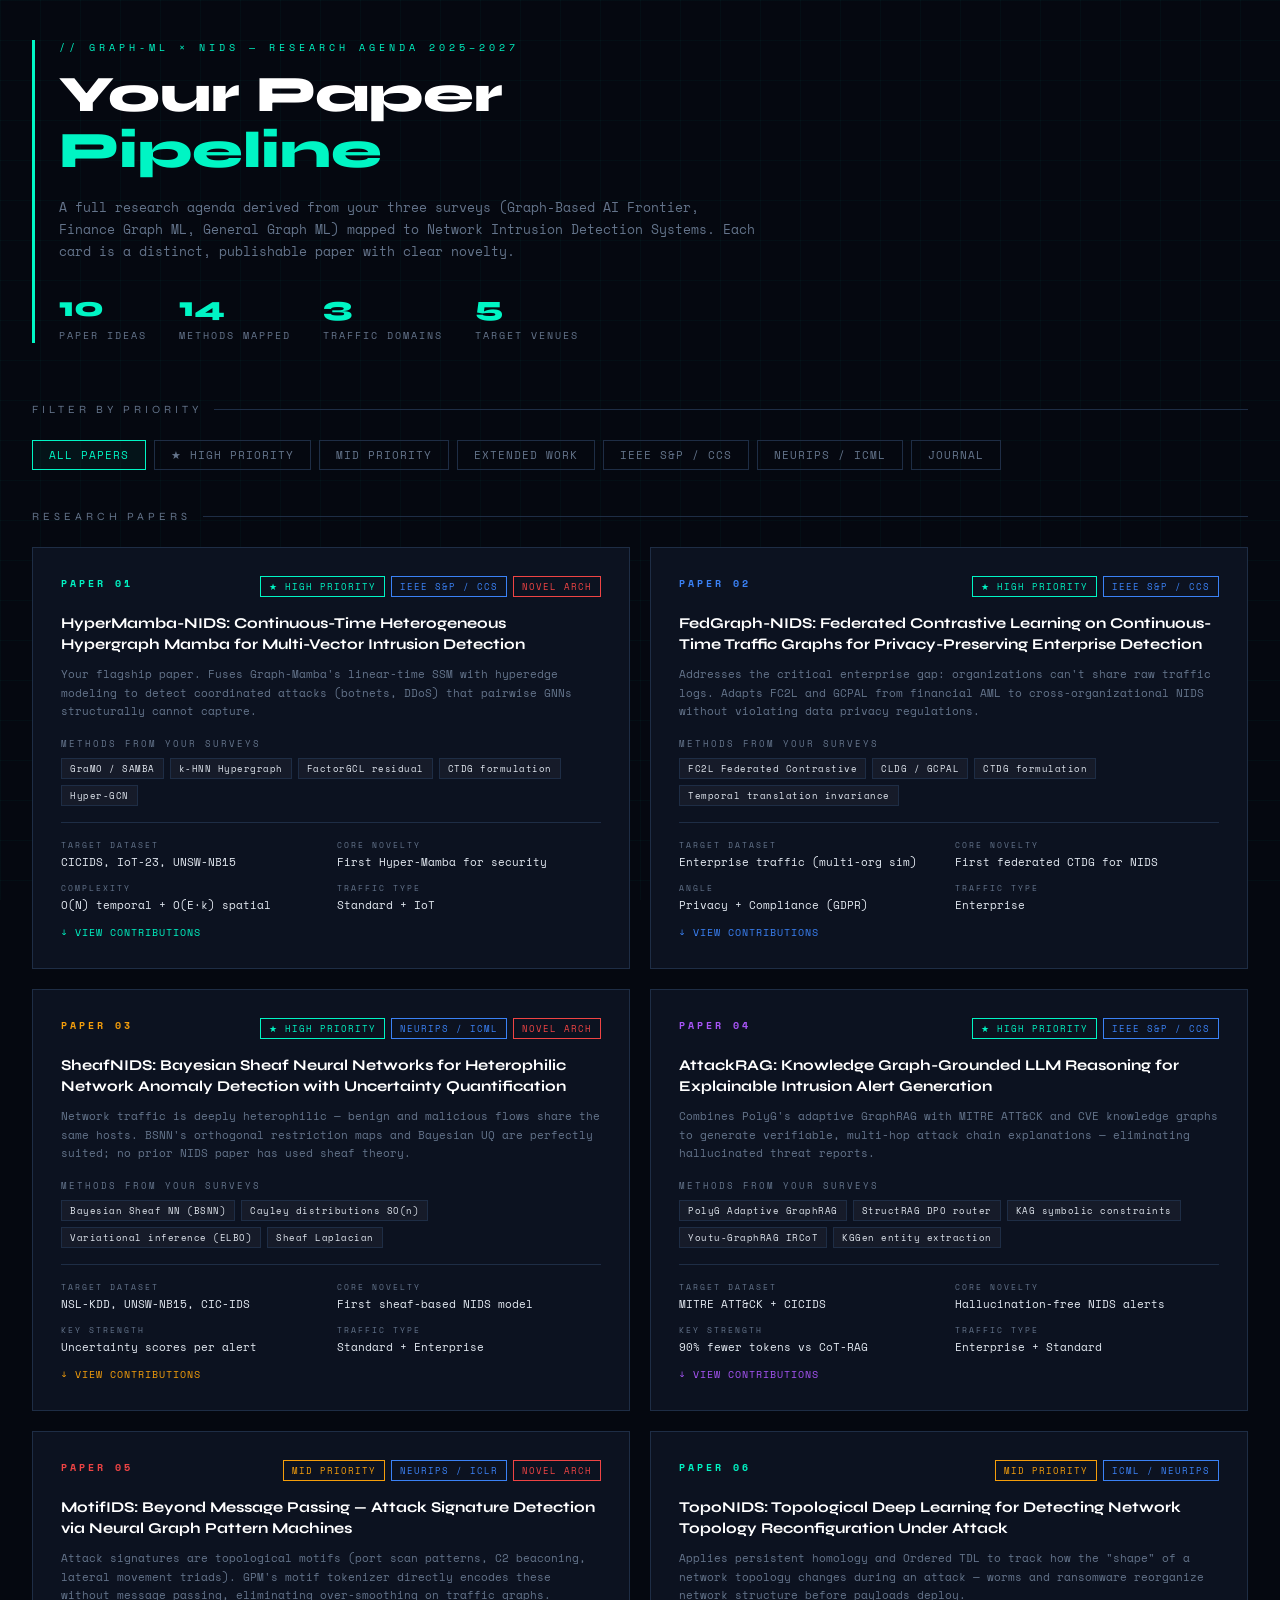
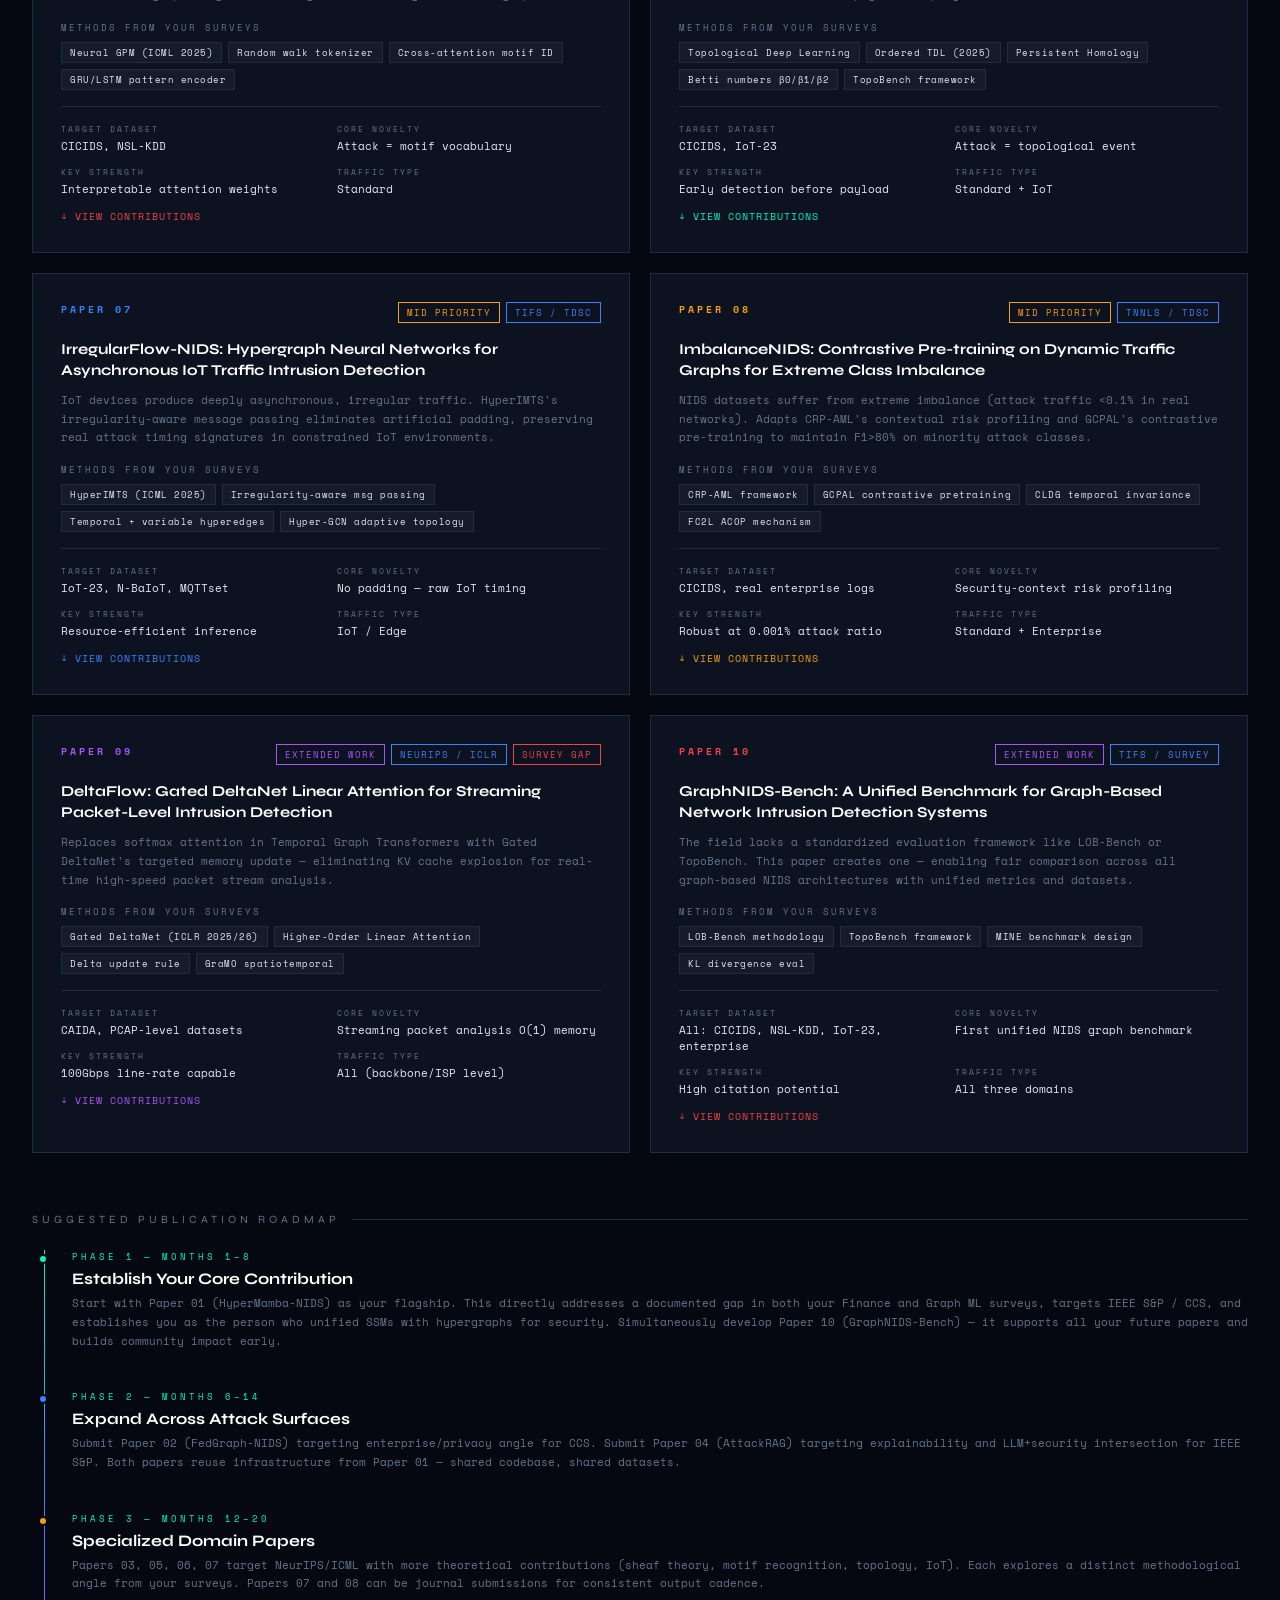
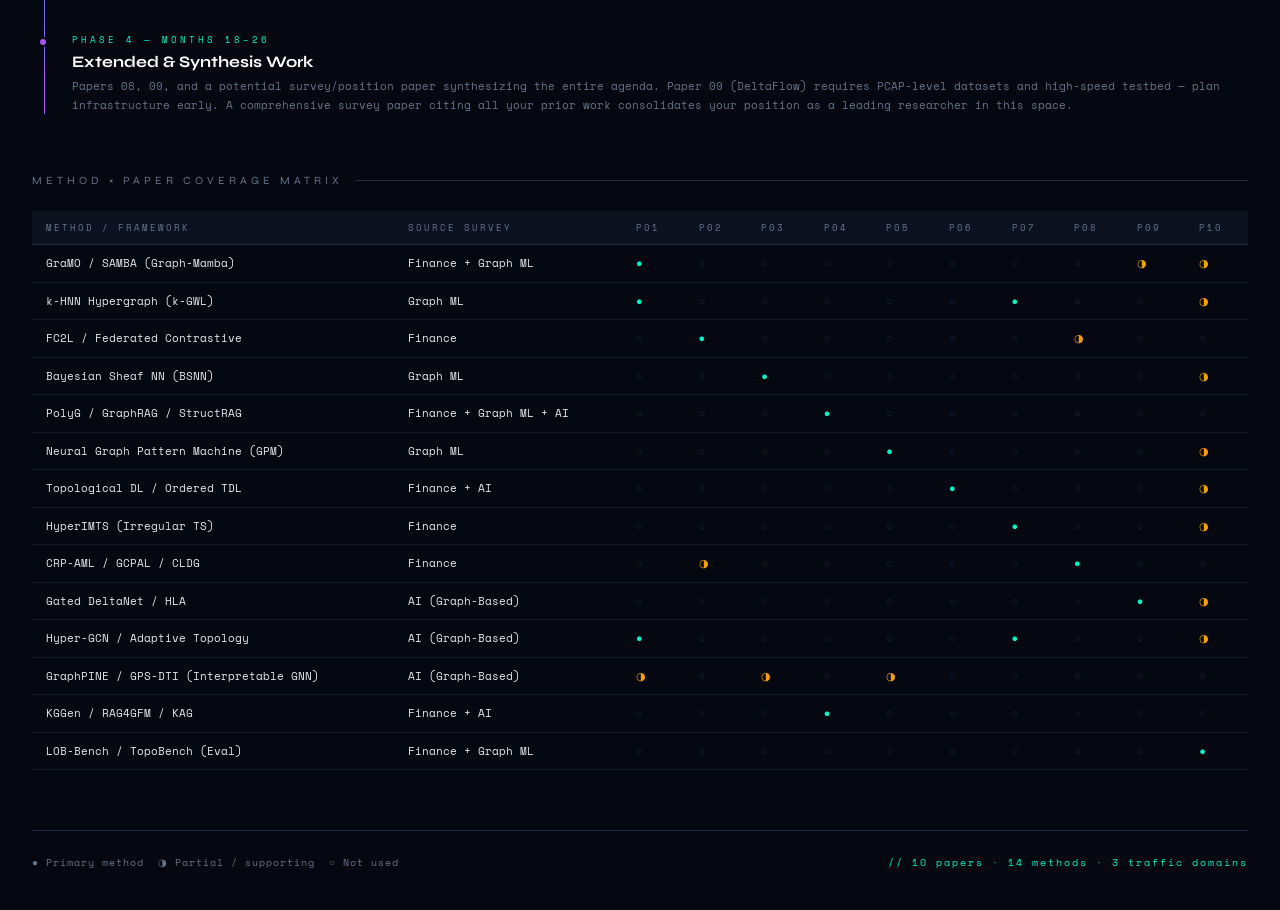
<file: Idea.html>
<!DOCTYPE html>
<html lang="en">
<head>
<meta charset="UTF-8">
<meta name="viewport" content="width=device-width, initial-scale=1.0">
<title>NIDS Research Agenda — Graph ML Paper Pipeline</title>
<style>
  @import url('https://fonts.googleapis.com/css2?family=Space+Mono:ital,wght@0,400;0,700;1,400&family=Syne:wght@400;600;700;800&display=swap');

  :root {
    --bg: #050810;
    --surface: #0c1220;
    --surface2: #111827;
    --border: #1e2d45;
    --accent1: #00f5c4;
    --accent2: #3b82f6;
    --accent3: #f59e0b;
    --accent4: #ef4444;
    --accent5: #a855f7;
    --text: #e2e8f0;
    --muted: #64748b;
    --highlight: #ffffff;
  }

  * { margin: 0; padding: 0; box-sizing: border-box; }

  body {
    background: var(--bg);
    color: var(--text);
    font-family: 'Space Mono', monospace;
    min-height: 100vh;
    overflow-x: hidden;
  }

  /* Grid background */
  body::before {
    content: '';
    position: fixed;
    inset: 0;
    background-image:
      linear-gradient(rgba(0,245,196,0.03) 1px, transparent 1px),
      linear-gradient(90deg, rgba(0,245,196,0.03) 1px, transparent 1px);
    background-size: 40px 40px;
    pointer-events: none;
    z-index: 0;
  }

  .container {
    position: relative;
    z-index: 1;
    max-width: 1400px;
    margin: 0 auto;
    padding: 40px 32px;
  }

  /* Header */
  header {
    margin-bottom: 60px;
    border-left: 3px solid var(--accent1);
    padding-left: 24px;
  }

  .header-tag {
    font-size: 10px;
    letter-spacing: 4px;
    color: var(--accent1);
    text-transform: uppercase;
    margin-bottom: 12px;
  }

  h1 {
    font-family: 'Syne', sans-serif;
    font-size: clamp(28px, 4vw, 52px);
    font-weight: 800;
    color: var(--highlight);
    line-height: 1.1;
    margin-bottom: 16px;
  }

  h1 span { color: var(--accent1); }

  .header-sub {
    color: var(--muted);
    font-size: 13px;
    line-height: 1.7;
    max-width: 700px;
  }

  .stats-bar {
    display: flex;
    gap: 32px;
    margin-top: 28px;
    flex-wrap: wrap;
  }

  .stat {
    display: flex;
    flex-direction: column;
    gap: 4px;
  }

  .stat-num {
    font-family: 'Syne', sans-serif;
    font-size: 28px;
    font-weight: 800;
    color: var(--accent1);
  }

  .stat-label {
    font-size: 10px;
    letter-spacing: 2px;
    color: var(--muted);
    text-transform: uppercase;
  }

  /* Section titles */
  .section-title {
    font-family: 'Syne', sans-serif;
    font-size: 11px;
    letter-spacing: 4px;
    text-transform: uppercase;
    color: var(--muted);
    margin-bottom: 24px;
    display: flex;
    align-items: center;
    gap: 12px;
  }

  .section-title::after {
    content: '';
    flex: 1;
    height: 1px;
    background: var(--border);
  }

  /* Priority filter */
  .filter-bar {
    display: flex;
    gap: 8px;
    margin-bottom: 40px;
    flex-wrap: wrap;
  }

  .filter-btn {
    padding: 6px 16px;
    border: 1px solid var(--border);
    background: transparent;
    color: var(--muted);
    font-family: 'Space Mono', monospace;
    font-size: 11px;
    letter-spacing: 1px;
    cursor: pointer;
    transition: all 0.2s;
    text-transform: uppercase;
  }

  .filter-btn:hover, .filter-btn.active {
    border-color: var(--accent1);
    color: var(--accent1);
    background: rgba(0,245,196,0.05);
  }

  /* Papers grid */
  .papers-grid {
    display: grid;
    grid-template-columns: repeat(auto-fill, minmax(420px, 1fr));
    gap: 20px;
    margin-bottom: 60px;
  }

  .paper-card {
    background: var(--surface);
    border: 1px solid var(--border);
    padding: 28px;
    position: relative;
    transition: all 0.3s;
    cursor: pointer;
    overflow: hidden;
  }

  .paper-card::before {
    content: '';
    position: absolute;
    top: 0; left: 0;
    width: 100%; height: 2px;
    background: var(--card-accent, var(--accent1));
    transform: scaleX(0);
    transform-origin: left;
    transition: transform 0.3s;
  }

  .paper-card:hover::before { transform: scaleX(1); }

  .paper-card:hover {
    border-color: var(--card-accent, var(--accent1));
    background: var(--surface2);
    transform: translateY(-2px);
    box-shadow: 0 8px 32px rgba(0,0,0,0.4);
  }

  .card-header {
    display: flex;
    align-items: flex-start;
    justify-content: space-between;
    margin-bottom: 16px;
    gap: 12px;
  }

  .paper-id {
    font-size: 10px;
    letter-spacing: 3px;
    color: var(--card-accent, var(--accent1));
    font-weight: 700;
    white-space: nowrap;
  }

  .badges {
    display: flex;
    gap: 6px;
    flex-wrap: wrap;
    justify-content: flex-end;
  }

  .badge {
    font-size: 9px;
    letter-spacing: 1px;
    padding: 3px 8px;
    border: 1px solid;
    text-transform: uppercase;
    white-space: nowrap;
  }

  .badge-venue { border-color: var(--accent2); color: var(--accent2); }
  .badge-priority-high { border-color: var(--accent1); color: var(--accent1); }
  .badge-priority-mid { border-color: var(--accent3); color: var(--accent3); }
  .badge-priority-ext { border-color: var(--accent5); color: var(--accent5); }
  .badge-novel { border-color: var(--accent4); color: var(--accent4); }

  .paper-title {
    font-family: 'Syne', sans-serif;
    font-size: 15px;
    font-weight: 700;
    color: var(--highlight);
    margin-bottom: 10px;
    line-height: 1.4;
  }

  .paper-tagline {
    font-size: 11px;
    color: var(--muted);
    line-height: 1.7;
    margin-bottom: 16px;
  }

  .methods-section {
    margin-bottom: 16px;
  }

  .methods-label {
    font-size: 9px;
    letter-spacing: 2px;
    color: var(--muted);
    text-transform: uppercase;
    margin-bottom: 8px;
  }

  .methods-list {
    display: flex;
    flex-wrap: wrap;
    gap: 6px;
  }

  .method-tag {
    font-size: 9px;
    padding: 3px 8px;
    background: rgba(255,255,255,0.04);
    border: 1px solid var(--border);
    color: var(--text);
    letter-spacing: 0.5px;
  }

  .paper-meta {
    display: grid;
    grid-template-columns: 1fr 1fr;
    gap: 12px;
    padding-top: 16px;
    border-top: 1px solid var(--border);
  }

  .meta-item {
    display: flex;
    flex-direction: column;
    gap: 3px;
  }

  .meta-label {
    font-size: 8px;
    letter-spacing: 2px;
    color: var(--muted);
    text-transform: uppercase;
  }

  .meta-value {
    font-size: 11px;
    color: var(--text);
  }

  .expand-section {
    display: none;
    margin-top: 16px;
    padding-top: 16px;
    border-top: 1px solid var(--border);
  }

  .paper-card.expanded .expand-section { display: block; }

  .expand-label {
    font-size: 9px;
    letter-spacing: 2px;
    color: var(--muted);
    text-transform: uppercase;
    margin-bottom: 8px;
  }

  .contribution-list {
    list-style: none;
    display: flex;
    flex-direction: column;
    gap: 6px;
  }

  .contribution-list li {
    font-size: 11px;
    color: var(--text);
    line-height: 1.6;
    padding-left: 16px;
    position: relative;
  }

  .contribution-list li::before {
    content: '→';
    position: absolute;
    left: 0;
    color: var(--card-accent, var(--accent1));
  }

  .expand-btn {
    margin-top: 12px;
    font-size: 10px;
    color: var(--card-accent, var(--accent1));
    background: none;
    border: none;
    cursor: pointer;
    font-family: 'Space Mono', monospace;
    letter-spacing: 1px;
    display: flex;
    align-items: center;
    gap: 6px;
    padding: 0;
    text-transform: uppercase;
  }

  /* Roadmap timeline */
  .timeline {
    position: relative;
    padding-left: 40px;
    margin-bottom: 60px;
  }

  .timeline::before {
    content: '';
    position: absolute;
    left: 12px;
    top: 0; bottom: 0;
    width: 1px;
    background: linear-gradient(to bottom, var(--accent1), var(--accent2), var(--accent5));
  }

  .timeline-phase {
    position: relative;
    margin-bottom: 40px;
  }

  .timeline-dot {
    position: absolute;
    left: -34px;
    top: 4px;
    width: 10px;
    height: 10px;
    border-radius: 50%;
    background: var(--accent1);
    border: 2px solid var(--bg);
  }

  .phase-label {
    font-size: 9px;
    letter-spacing: 3px;
    text-transform: uppercase;
    color: var(--accent1);
    margin-bottom: 6px;
  }

  .phase-title {
    font-family: 'Syne', sans-serif;
    font-size: 16px;
    font-weight: 700;
    color: var(--highlight);
    margin-bottom: 6px;
  }

  .phase-papers {
    font-size: 11px;
    color: var(--muted);
    line-height: 1.7;
  }

  /* Method matrix */
  .matrix-table {
    width: 100%;
    border-collapse: collapse;
    font-size: 11px;
    margin-bottom: 60px;
  }

  .matrix-table th {
    text-align: left;
    padding: 10px 14px;
    background: var(--surface);
    color: var(--muted);
    font-weight: 400;
    letter-spacing: 2px;
    font-size: 9px;
    text-transform: uppercase;
    border-bottom: 1px solid var(--border);
  }

  .matrix-table td {
    padding: 10px 14px;
    border-bottom: 1px solid rgba(30,45,69,0.5);
    vertical-align: top;
    line-height: 1.5;
  }

  .matrix-table tr:hover td {
    background: var(--surface);
  }

  .dot-yes { color: var(--accent1); }
  .dot-partial { color: var(--accent3); }
  .dot-no { color: var(--border); }

  /* Footer */
  footer {
    border-top: 1px solid var(--border);
    padding-top: 24px;
    display: flex;
    justify-content: space-between;
    align-items: center;
    flex-wrap: wrap;
    gap: 12px;
  }

  .footer-text {
    font-size: 10px;
    color: var(--muted);
    letter-spacing: 1px;
  }

  .footer-tag {
    font-size: 10px;
    color: var(--accent1);
    letter-spacing: 2px;
  }

  /* Responsive */
  @media (max-width: 768px) {
    .papers-grid { grid-template-columns: 1fr; }
    .container { padding: 24px 16px; }
  }

  /* Animations */
  @keyframes fadeInUp {
    from { opacity: 0; transform: translateY(20px); }
    to { opacity: 1; transform: translateY(0); }
  }

  .paper-card {
    animation: fadeInUp 0.4s ease both;
  }

  .paper-card:nth-child(1) { animation-delay: 0.05s; }
  .paper-card:nth-child(2) { animation-delay: 0.10s; }
  .paper-card:nth-child(3) { animation-delay: 0.15s; }
  .paper-card:nth-child(4) { animation-delay: 0.20s; }
  .paper-card:nth-child(5) { animation-delay: 0.25s; }
  .paper-card:nth-child(6) { animation-delay: 0.30s; }
  .paper-card:nth-child(7) { animation-delay: 0.35s; }
  .paper-card:nth-child(8) { animation-delay: 0.40s; }
  .paper-card:nth-child(9) { animation-delay: 0.45s; }
  .paper-card:nth-child(10) { animation-delay: 0.50s; }

  .hidden { display: none !important; }
</style>
</head>
<body>
<div class="container">

  <!-- Header -->
  <header>
    <div class="header-tag">// Graph-ML × NIDS — Research Agenda 2025–2027</div>
    <h1>Your Paper<br><span>Pipeline</span></h1>
    <p class="header-sub">A full research agenda derived from your three surveys (Graph-Based AI Frontier, Finance Graph ML, General Graph ML) mapped to Network Intrusion Detection Systems. Each card is a distinct, publishable paper with clear novelty.</p>
    <div class="stats-bar">
      <div class="stat"><div class="stat-num">10</div><div class="stat-label">Paper Ideas</div></div>
      <div class="stat"><div class="stat-num">14</div><div class="stat-label">Methods Mapped</div></div>
      <div class="stat"><div class="stat-num">3</div><div class="stat-label">Traffic Domains</div></div>
      <div class="stat"><div class="stat-num">5</div><div class="stat-label">Target Venues</div></div>
    </div>
  </header>

  <!-- Filter -->
  <div class="section-title">Filter by priority</div>
  <div class="filter-bar">
    <button class="filter-btn active" onclick="filterCards('all', this)">All Papers</button>
    <button class="filter-btn" onclick="filterCards('high', this)">★ High Priority</button>
    <button class="filter-btn" onclick="filterCards('mid', this)">Mid Priority</button>
    <button class="filter-btn" onclick="filterCards('ext', this)">Extended Work</button>
    <button class="filter-btn" onclick="filterCards('SP', this)">IEEE S&amp;P / CCS</button>
    <button class="filter-btn" onclick="filterCards('NeurIPS', this)">NeurIPS / ICML</button>
    <button class="filter-btn" onclick="filterCards('journal', this)">Journal</button>
  </div>

  <!-- Papers Grid -->
  <div class="section-title">Research papers</div>
  <div class="papers-grid" id="papersGrid">

    <!-- Paper 1 -->
    <div class="paper-card" style="--card-accent: #00f5c4" data-priority="high" data-venue="SP">
      <div class="card-header">
        <div class="paper-id">PAPER 01</div>
        <div class="badges">
          <span class="badge badge-priority-high">★ High Priority</span>
          <span class="badge badge-venue">IEEE S&P / CCS</span>
          <span class="badge badge-novel">Novel Arch</span>
        </div>
      </div>
      <div class="paper-title">HyperMamba-NIDS: Continuous-Time Heterogeneous Hypergraph Mamba for Multi-Vector Intrusion Detection</div>
      <div class="paper-tagline">Your flagship paper. Fuses Graph-Mamba's linear-time SSM with hyperedge modeling to detect coordinated attacks (botnets, DDoS) that pairwise GNNs structurally cannot capture.</div>
      <div class="methods-section">
        <div class="methods-label">Methods from your surveys</div>
        <div class="methods-list">
          <span class="method-tag">GraMO / SAMBA</span>
          <span class="method-tag">k-HNN Hypergraph</span>
          <span class="method-tag">FactorGCL residual</span>
          <span class="method-tag">CTDG formulation</span>
          <span class="method-tag">Hyper-GCN</span>
        </div>
      </div>
      <div class="paper-meta">
        <div class="meta-item"><div class="meta-label">Target Dataset</div><div class="meta-value">CICIDS, IoT-23, UNSW-NB15</div></div>
        <div class="meta-item"><div class="meta-label">Core Novelty</div><div class="meta-value">First Hyper-Mamba for security</div></div>
        <div class="meta-item"><div class="meta-label">Complexity</div><div class="meta-value">O(N) temporal + O(E·k) spatial</div></div>
        <div class="meta-item"><div class="meta-label">Traffic Type</div><div class="meta-value">Standard + IoT</div></div>
      </div>
      <button class="expand-btn" onclick="toggleExpand(this)">↓ View contributions</button>
      <div class="expand-section">
        <div class="expand-label">Key contributions</div>
        <ul class="contribution-list">
          <li>First architecture to model coordinated multi-host attacks as hyperedges in a continuous-time dynamic graph</li>
          <li>Bidirectional selective SSM encoder replaces quadratic Temporal Graph Transformer — O(N) scaling</li>
          <li>Hyperedge-centric random walk tokenizer to serialize hypergraphs into Mamba-compatible sequences</li>
          <li>Evaluated on standard, enterprise, and IoT benchmarks — broadest coverage in NIDS GNN literature</li>
          <li>Directly addresses Gap 3 from your Graph ML survey (SSM + Hypergraph unification)</li>
        </ul>
      </div>
    </div>

    <!-- Paper 2 -->
    <div class="paper-card" style="--card-accent: #3b82f6" data-priority="high" data-venue="SP">
      <div class="card-header">
        <div class="paper-id">PAPER 02</div>
        <div class="badges">
          <span class="badge badge-priority-high">★ High Priority</span>
          <span class="badge badge-venue">IEEE S&P / CCS</span>
        </div>
      </div>
      <div class="paper-title">FedGraph-NIDS: Federated Contrastive Learning on Continuous-Time Traffic Graphs for Privacy-Preserving Enterprise Detection</div>
      <div class="paper-tagline">Addresses the critical enterprise gap: organizations can't share raw traffic logs. Adapts FC2L and GCPAL from financial AML to cross-organizational NIDS without violating data privacy regulations.</div>
      <div class="methods-section">
        <div class="methods-label">Methods from your surveys</div>
        <div class="methods-list">
          <span class="method-tag">FC2L Federated Contrastive</span>
          <span class="method-tag">CLDG / GCPAL</span>
          <span class="method-tag">CTDG formulation</span>
          <span class="method-tag">Temporal translation invariance</span>
        </div>
      </div>
      <div class="paper-meta">
        <div class="meta-item"><div class="meta-label">Target Dataset</div><div class="meta-value">Enterprise traffic (multi-org sim)</div></div>
        <div class="meta-item"><div class="meta-label">Core Novelty</div><div class="meta-value">First federated CTDG for NIDS</div></div>
        <div class="meta-item"><div class="meta-label">Angle</div><div class="meta-value">Privacy + Compliance (GDPR)</div></div>
        <div class="meta-item"><div class="meta-label">Traffic Type</div><div class="meta-value">Enterprise</div></div>
      </div>
      <button class="expand-btn" onclick="toggleExpand(this)">↓ View contributions</button>
      <div class="expand-section">
        <div class="expand-label">Key contributions</div>
        <ul class="contribution-list">
          <li>ACOP-style orthogonal projection preserving past detection tasks while adapting to new attack patterns</li>
          <li>Temporal translation invariance contrastive loss for label-scarce intrusion data</li>
          <li>Cross-organizational subgraph training without raw packet/flow exchange</li>
          <li>Strong regulatory framing (GDPR, EU AI Act) — makes paper immediately deployable argument</li>
        </ul>
      </div>
    </div>

    <!-- Paper 3 -->
    <div class="paper-card" style="--card-accent: #f59e0b" data-priority="high" data-venue="NeurIPS">
      <div class="card-header">
        <div class="paper-id">PAPER 03</div>
        <div class="badges">
          <span class="badge badge-priority-high">★ High Priority</span>
          <span class="badge badge-venue">NeurIPS / ICML</span>
          <span class="badge badge-novel">Novel Arch</span>
        </div>
      </div>
      <div class="paper-title">SheafNIDS: Bayesian Sheaf Neural Networks for Heterophilic Network Anomaly Detection with Uncertainty Quantification</div>
      <div class="paper-tagline">Network traffic is deeply heterophilic — benign and malicious flows share the same hosts. BSNN's orthogonal restriction maps and Bayesian UQ are perfectly suited; no prior NIDS paper has used sheaf theory.</div>
      <div class="methods-section">
        <div class="methods-label">Methods from your surveys</div>
        <div class="methods-list">
          <span class="method-tag">Bayesian Sheaf NN (BSNN)</span>
          <span class="method-tag">Cayley distributions SO(n)</span>
          <span class="method-tag">Variational inference (ELBO)</span>
          <span class="method-tag">Sheaf Laplacian</span>
        </div>
      </div>
      <div class="paper-meta">
        <div class="meta-item"><div class="meta-label">Target Dataset</div><div class="meta-value">NSL-KDD, UNSW-NB15, CIC-IDS</div></div>
        <div class="meta-item"><div class="meta-label">Core Novelty</div><div class="meta-value">First sheaf-based NIDS model</div></div>
        <div class="meta-item"><div class="meta-label">Key Strength</div><div class="meta-value">Uncertainty scores per alert</div></div>
        <div class="meta-item"><div class="meta-label">Traffic Type</div><div class="meta-value">Standard + Enterprise</div></div>
      </div>
      <button class="expand-btn" onclick="toggleExpand(this)">↓ View contributions</button>
      <div class="expand-section">
        <div class="expand-label">Key contributions</div>
        <ul class="contribution-list">
          <li>Model NIDS as a heterophilic graph classification problem — attack nodes connect to benign neighbors</li>
          <li>Sheaf Laplacian restriction maps allow per-edge geometric rotation, preserving distinct node identities</li>
          <li>Bayesian posterior over sheaf structure gives calibrated confidence per detection — critical for SOC analysts</li>
          <li>Robustness to adversarial evasion (noisy/perturbed features) via Bayesian priors</li>
          <li>Addresses Gap 1 from Graph ML survey — extend to stochastic base graph for fully uncertain topologies</li>
        </ul>
      </div>
    </div>

    <!-- Paper 4 -->
    <div class="paper-card" style="--card-accent: #a855f7" data-priority="high" data-venue="SP">
      <div class="card-header">
        <div class="paper-id">PAPER 04</div>
        <div class="badges">
          <span class="badge badge-priority-high">★ High Priority</span>
          <span class="badge badge-venue">IEEE S&P / CCS</span>
        </div>
      </div>
      <div class="paper-title">AttackRAG: Knowledge Graph-Grounded LLM Reasoning for Explainable Intrusion Alert Generation</div>
      <div class="paper-tagline">Combines PolyG's adaptive GraphRAG with MITRE ATT&CK and CVE knowledge graphs to generate verifiable, multi-hop attack chain explanations — eliminating hallucinated threat reports.</div>
      <div class="methods-section">
        <div class="methods-label">Methods from your surveys</div>
        <div class="methods-list">
          <span class="method-tag">PolyG Adaptive GraphRAG</span>
          <span class="method-tag">StructRAG DPO router</span>
          <span class="method-tag">KAG symbolic constraints</span>
          <span class="method-tag">Youtu-GraphRAG IRCoT</span>
          <span class="method-tag">KGGen entity extraction</span>
        </div>
      </div>
      <div class="paper-meta">
        <div class="meta-item"><div class="meta-label">Target Dataset</div><div class="meta-value">MITRE ATT&CK + CICIDS</div></div>
        <div class="meta-item"><div class="meta-label">Core Novelty</div><div class="meta-value">Hallucination-free NIDS alerts</div></div>
        <div class="meta-item"><div class="meta-label">Key Strength</div><div class="meta-value">90% fewer tokens vs CoT-RAG</div></div>
        <div class="meta-item"><div class="meta-label">Traffic Type</div><div class="meta-value">Enterprise + Standard</div></div>
      </div>
      <button class="expand-btn" onclick="toggleExpand(this)">↓ View contributions</button>
      <div class="expand-section">
        <div class="expand-label">Key contributions</div>
        <ul class="contribution-list">
          <li>Build Network Security Knowledge Graph from MITRE ATT&CK, CVE, and NVD databases using KGGen</li>
          <li>PolyG taxonomy adapted to security: query types → (host-centric, technique-centric, campaign-centric, fact-check)</li>
          <li>LLM generates CYPHER queries over Neo4j security KG — grounded multi-hop attack chain reasoning</li>
          <li>StructRAG-style dynamic structure router selects optimal format (attack graph, kill-chain table, timeline)</li>
          <li>Evaluates hallucination rate vs CoT and vanilla RAG on security QA benchmarks</li>
        </ul>
      </div>
    </div>

    <!-- Paper 5 -->
    <div class="paper-card" style="--card-accent: #ef4444" data-priority="mid" data-venue="NeurIPS">
      <div class="card-header">
        <div class="paper-id">PAPER 05</div>
        <div class="badges">
          <span class="badge badge-priority-mid">Mid Priority</span>
          <span class="badge badge-venue">NeurIPS / ICLR</span>
          <span class="badge badge-novel">Novel Arch</span>
        </div>
      </div>
      <div class="paper-title">MotifIDS: Beyond Message Passing — Attack Signature Detection via Neural Graph Pattern Machines</div>
      <div class="paper-tagline">Attack signatures are topological motifs (port scan patterns, C2 beaconing, lateral movement triads). GPM's motif tokenizer directly encodes these without message passing, eliminating over-smoothing on traffic graphs.</div>
      <div class="methods-section">
        <div class="methods-label">Methods from your surveys</div>
        <div class="methods-list">
          <span class="method-tag">Neural GPM (ICML 2025)</span>
          <span class="method-tag">Random walk tokenizer</span>
          <span class="method-tag">Cross-attention motif ID</span>
          <span class="method-tag">GRU/LSTM pattern encoder</span>
        </div>
      </div>
      <div class="paper-meta">
        <div class="meta-item"><div class="meta-label">Target Dataset</div><div class="meta-value">CICIDS, NSL-KDD</div></div>
        <div class="meta-item"><div class="meta-label">Core Novelty</div><div class="meta-value">Attack = motif vocabulary</div></div>
        <div class="meta-item"><div class="meta-label">Key Strength</div><div class="meta-value">Interpretable attention weights</div></div>
        <div class="meta-item"><div class="meta-label">Traffic Type</div><div class="meta-value">Standard</div></div>
      </div>
      <button class="expand-btn" onclick="toggleExpand(this)">↓ View contributions</button>
      <div class="expand-section">
        <div class="expand-label">Key contributions</div>
        <ul class="contribution-list">
          <li>Define a "Network Attack Motif Vocabulary" — encode known attack patterns as canonical subgraph tokens</li>
          <li>Differentiable adaptive tokenizer (Gap 2 from Graph ML survey) using RL agent for rare-motif mining</li>
          <li>Cross-attention weights directly interpretable as "which traffic pattern triggered this alert"</li>
          <li>Strong OOD generalization — novel attack variants share motif substructures with known attacks</li>
        </ul>
      </div>
    </div>

    <!-- Paper 6 -->
    <div class="paper-card" style="--card-accent: #00f5c4" data-priority="mid" data-venue="NeurIPS">
      <div class="card-header">
        <div class="paper-id">PAPER 06</div>
        <div class="badges">
          <span class="badge badge-priority-mid">Mid Priority</span>
          <span class="badge badge-venue">ICML / NeurIPS</span>
        </div>
      </div>
      <div class="paper-title">TopoNIDS: Topological Deep Learning for Detecting Network Topology Reconfiguration Under Attack</div>
      <div class="paper-tagline">Applies persistent homology and Ordered TDL to track how the "shape" of a network topology changes during an attack — worms and ransomware reorganize network structure before payloads deploy.</div>
      <div class="methods-section">
        <div class="methods-label">Methods from your surveys</div>
        <div class="methods-list">
          <span class="method-tag">Topological Deep Learning</span>
          <span class="method-tag">Ordered TDL (2025)</span>
          <span class="method-tag">Persistent Homology</span>
          <span class="method-tag">Betti numbers β0/β1/β2</span>
          <span class="method-tag">TopoBench framework</span>
        </div>
      </div>
      <div class="paper-meta">
        <div class="meta-item"><div class="meta-label">Target Dataset</div><div class="meta-value">CICIDS, IoT-23</div></div>
        <div class="meta-item"><div class="meta-label">Core Novelty</div><div class="meta-value">Attack = topological event</div></div>
        <div class="meta-item"><div class="meta-label">Key Strength</div><div class="meta-value">Early detection before payload</div></div>
        <div class="meta-item"><div class="meta-label">Traffic Type</div><div class="meta-value">Standard + IoT</div></div>
      </div>
      <button class="expand-btn" onclick="toggleExpand(this)">↓ View contributions</button>
      <div class="expand-section">
        <div class="expand-label">Key contributions</div>
        <ul class="contribution-list">
          <li>First use of persistent homology filtration on network traffic graphs for pre-attack detection</li>
          <li>Betti number time series as early-warning signal — topology changes before traffic volume anomalies</li>
          <li>Ordered TDL maps directional contagion: how attack propagates directionally hop-by-hop</li>
          <li>Evaluated on worm propagation and ransomware lateral movement scenarios</li>
        </ul>
      </div>
    </div>

    <!-- Paper 7 -->
    <div class="paper-card" style="--card-accent: #3b82f6" data-priority="mid" data-venue="journal">
      <div class="card-header">
        <div class="paper-id">PAPER 07</div>
        <div class="badges">
          <span class="badge badge-priority-mid">Mid Priority</span>
          <span class="badge badge-venue">TIFS / TDSC</span>
        </div>
      </div>
      <div class="paper-title">IrregularFlow-NIDS: Hypergraph Neural Networks for Asynchronous IoT Traffic Intrusion Detection</div>
      <div class="paper-tagline">IoT devices produce deeply asynchronous, irregular traffic. HyperIMTS's irregularity-aware message passing eliminates artificial padding, preserving real attack timing signatures in constrained IoT environments.</div>
      <div class="methods-section">
        <div class="methods-label">Methods from your surveys</div>
        <div class="methods-list">
          <span class="method-tag">HyperIMTS (ICML 2025)</span>
          <span class="method-tag">Irregularity-aware msg passing</span>
          <span class="method-tag">Temporal + variable hyperedges</span>
          <span class="method-tag">Hyper-GCN adaptive topology</span>
        </div>
      </div>
      <div class="paper-meta">
        <div class="meta-item"><div class="meta-label">Target Dataset</div><div class="meta-value">IoT-23, N-BaIoT, MQTTset</div></div>
        <div class="meta-item"><div class="meta-label">Core Novelty</div><div class="meta-value">No padding — raw IoT timing</div></div>
        <div class="meta-item"><div class="meta-label">Key Strength</div><div class="meta-value">Resource-efficient inference</div></div>
        <div class="meta-item"><div class="meta-label">Traffic Type</div><div class="meta-value">IoT / Edge</div></div>
      </div>
      <button class="expand-btn" onclick="toggleExpand(this)">↓ View contributions</button>
      <div class="expand-section">
        <div class="expand-label">Key contributions</div>
        <ul class="contribution-list">
          <li>Map each IoT packet event to a node — temporal hyperedges encode device timing, variable hyperedges encode device clusters</li>
          <li>Irregularity-aware message passing natively handles Mirai-style bursty botnet coordination</li>
          <li>No padding means no timing signal destruction — attack timing patterns preserved</li>
          <li>Lightweight enough for edge deployment on resource-constrained IoT gateways</li>
        </ul>
      </div>
    </div>

    <!-- Paper 8 -->
    <div class="paper-card" style="--card-accent: #f59e0b" data-priority="mid" data-venue="journal">
      <div class="card-header">
        <div class="paper-id">PAPER 08</div>
        <div class="badges">
          <span class="badge badge-priority-mid">Mid Priority</span>
          <span class="badge badge-venue">TNNLS / TDSC</span>
        </div>
      </div>
      <div class="paper-title">ImbalanceNIDS: Contrastive Pre-training on Dynamic Traffic Graphs for Extreme Class Imbalance</div>
      <div class="paper-tagline">NIDS datasets suffer from extreme imbalance (attack traffic &lt;0.1% in real networks). Adapts CRP-AML's contextual risk profiling and GCPAL's contrastive pre-training to maintain F1&gt;80% on minority attack classes.</div>
      <div class="methods-section">
        <div class="methods-label">Methods from your surveys</div>
        <div class="methods-list">
          <span class="method-tag">CRP-AML framework</span>
          <span class="method-tag">GCPAL contrastive pretraining</span>
          <span class="method-tag">CLDG temporal invariance</span>
          <span class="method-tag">FC2L ACOP mechanism</span>
        </div>
      </div>
      <div class="paper-meta">
        <div class="meta-item"><div class="meta-label">Target Dataset</div><div class="meta-value">CICIDS, real enterprise logs</div></div>
        <div class="meta-item"><div class="meta-label">Core Novelty</div><div class="meta-value">Security-context risk profiling</div></div>
        <div class="meta-item"><div class="meta-label">Key Strength</div><div class="meta-value">Robust at 0.001% attack ratio</div></div>
        <div class="meta-item"><div class="meta-label">Traffic Type</div><div class="meta-value">Standard + Enterprise</div></div>
      </div>
      <button class="expand-btn" onclick="toggleExpand(this)">↓ View contributions</button>
      <div class="expand-section">
        <div class="expand-label">Key contributions</div>
        <ul class="contribution-list">
          <li>Embed NIDS "red flags" (MITRE techniques, CVE patterns) directly into graph learning pipeline as contextual priors</li>
          <li>Temporal contrastive objective: same host's normal behavior should be invariant across time windows</li>
          <li>Deviations from baseline profile weighted as contextual risk, not just statistical anomaly</li>
          <li>Demonstrate F1 maintenance at 0.0005 attack ratio — matching CRP-AML's AML results</li>
        </ul>
      </div>
    </div>

    <!-- Paper 9 -->
    <div class="paper-card" style="--card-accent: #a855f7" data-priority="ext" data-venue="NeurIPS">
      <div class="card-header">
        <div class="paper-id">PAPER 09</div>
        <div class="badges">
          <span class="badge badge-priority-ext">Extended Work</span>
          <span class="badge badge-venue">NeurIPS / ICLR</span>
          <span class="badge badge-novel">Survey Gap</span>
        </div>
      </div>
      <div class="paper-title">DeltaFlow: Gated DeltaNet Linear Attention for Streaming Packet-Level Intrusion Detection</div>
      <div class="paper-tagline">Replaces softmax attention in Temporal Graph Transformers with Gated DeltaNet's targeted memory update — eliminating KV cache explosion for real-time high-speed packet stream analysis.</div>
      <div class="methods-section">
        <div class="methods-label">Methods from your surveys</div>
        <div class="methods-list">
          <span class="method-tag">Gated DeltaNet (ICLR 2025/26)</span>
          <span class="method-tag">Higher-Order Linear Attention</span>
          <span class="method-tag">Delta update rule</span>
          <span class="method-tag">GraMO spatiotemporal</span>
        </div>
      </div>
      <div class="paper-meta">
        <div class="meta-item"><div class="meta-label">Target Dataset</div><div class="meta-value">CAIDA, PCAP-level datasets</div></div>
        <div class="meta-item"><div class="meta-label">Core Novelty</div><div class="meta-value">Streaming packet analysis O(1) memory</div></div>
        <div class="meta-item"><div class="meta-label">Key Strength</div><div class="meta-value">100Gbps line-rate capable</div></div>
        <div class="meta-item"><div class="meta-label">Traffic Type</div><div class="meta-value">All (backbone/ISP level)</div></div>
      </div>
      <button class="expand-btn" onclick="toggleExpand(this)">↓ View contributions</button>
      <div class="expand-section">
        <div class="expand-label">Key contributions</div>
        <ul class="contribution-list">
          <li>Gated DeltaNet's targeted write replaces full KV cache — O(1) memory regardless of sequence length</li>
          <li>Selective forgetting of benign traffic, selective retention of anomalous flow sequences</li>
          <li>Real-time streaming inference — no window buffering, processes packets as they arrive</li>
          <li>Designed for high-speed backbone traffic (100Gbps+) where no existing GNN operates</li>
        </ul>
      </div>
    </div>

    <!-- Paper 10 -->
    <div class="paper-card" style="--card-accent: #ef4444" data-priority="ext" data-venue="journal">
      <div class="card-header">
        <div class="paper-id">PAPER 10</div>
        <div class="badges">
          <span class="badge badge-priority-ext">Extended Work</span>
          <span class="badge badge-venue">TIFS / Survey</span>
        </div>
      </div>
      <div class="paper-title">GraphNIDS-Bench: A Unified Benchmark for Graph-Based Network Intrusion Detection Systems</div>
      <div class="paper-tagline">The field lacks a standardized evaluation framework like LOB-Bench or TopoBench. This paper creates one — enabling fair comparison across all graph-based NIDS architectures with unified metrics and datasets.</div>
      <div class="methods-section">
        <div class="methods-label">Methods from your surveys</div>
        <div class="methods-list">
          <span class="method-tag">LOB-Bench methodology</span>
          <span class="method-tag">TopoBench framework</span>
          <span class="method-tag">MINE benchmark design</span>
          <span class="method-tag">KL divergence eval</span>
        </div>
      </div>
      <div class="paper-meta">
        <div class="meta-item"><div class="meta-label">Target Dataset</div><div class="meta-value">All: CICIDS, NSL-KDD, IoT-23, enterprise</div></div>
        <div class="meta-item"><div class="meta-label">Core Novelty</div><div class="meta-value">First unified NIDS graph benchmark</div></div>
        <div class="meta-item"><div class="meta-label">Key Strength</div><div class="meta-value">High citation potential</div></div>
        <div class="meta-item"><div class="meta-label">Traffic Type</div><div class="meta-value">All three domains</div></div>
      </div>
      <button class="expand-btn" onclick="toggleExpand(this)">↓ View contributions</button>
      <div class="expand-section">
        <div class="expand-label">Key contributions</div>
        <ul class="contribution-list">
          <li>Standardized graph construction pipeline across CICIDS, NSL-KDD, UNSW-NB15, IoT-23, enterprise logs</li>
          <li>Unified metrics: F1, AUROC, PRAUC, detection latency, memory footprint, OOD generalization</li>
          <li>Re-evaluate 15+ existing NIDS GNN papers under fair, controlled conditions</li>
          <li>Release open-source benchmark suite — community resource with high long-term citation value</li>
          <li>Includes adversarial robustness track: how each model performs under evasion attacks</li>
        </ul>
      </div>
    </div>

  </div>

  <!-- Publication Roadmap -->
  <div class="section-title">Suggested publication roadmap</div>
  <div class="timeline">
    <div class="timeline-phase">
      <div class="timeline-dot"></div>
      <div class="phase-label">Phase 1 — Months 1–8</div>
      <div class="phase-title">Establish Your Core Contribution</div>
      <div class="phase-papers">Start with Paper 01 (HyperMamba-NIDS) as your flagship. This directly addresses a documented gap in both your Finance and Graph ML surveys, targets IEEE S&P / CCS, and establishes you as the person who unified SSMs with hypergraphs for security. Simultaneously develop Paper 10 (GraphNIDS-Bench) — it supports all your future papers and builds community impact early.</div>
    </div>
    <div class="timeline-phase">
      <div class="timeline-dot" style="background: #3b82f6"></div>
      <div class="phase-label">Phase 2 — Months 6–14</div>
      <div class="phase-title">Expand Across Attack Surfaces</div>
      <div class="phase-papers">Submit Paper 02 (FedGraph-NIDS) targeting enterprise/privacy angle for CCS. Submit Paper 04 (AttackRAG) targeting explainability and LLM+security intersection for IEEE S&P. Both papers reuse infrastructure from Paper 01 — shared codebase, shared datasets.</div>
    </div>
    <div class="timeline-phase">
      <div class="timeline-dot" style="background: #f59e0b"></div>
      <div class="phase-label">Phase 3 — Months 12–20</div>
      <div class="phase-title">Specialized Domain Papers</div>
      <div class="phase-papers">Papers 03, 05, 06, 07 target NeurIPS/ICML with more theoretical contributions (sheaf theory, motif recognition, topology, IoT). Each explores a distinct methodological angle from your surveys. Papers 07 and 08 can be journal submissions for consistent output cadence.</div>
    </div>
    <div class="timeline-phase">
      <div class="timeline-dot" style="background: #a855f7"></div>
      <div class="phase-label">Phase 4 — Months 18–26</div>
      <div class="phase-title">Extended & Synthesis Work</div>
      <div class="phase-papers">Papers 08, 09, and a potential survey/position paper synthesizing the entire agenda. Paper 09 (DeltaFlow) requires PCAP-level datasets and high-speed testbed — plan infrastructure early. A comprehensive survey paper citing all your prior work consolidates your position as a leading researcher in this space.</div>
    </div>
  </div>

  <!-- Method Coverage Matrix -->
  <div class="section-title">Method × paper coverage matrix</div>
  <table class="matrix-table">
    <thead>
      <tr>
        <th>Method / Framework</th>
        <th>Source Survey</th>
        <th>P01</th><th>P02</th><th>P03</th><th>P04</th><th>P05</th>
        <th>P06</th><th>P07</th><th>P08</th><th>P09</th><th>P10</th>
      </tr>
    </thead>
    <tbody>
      <tr><td>GraMO / SAMBA (Graph-Mamba)</td><td>Finance + Graph ML</td>
        <td class="dot-yes">●</td><td class="dot-no">○</td><td class="dot-no">○</td><td class="dot-no">○</td><td class="dot-no">○</td>
        <td class="dot-no">○</td><td class="dot-no">○</td><td class="dot-no">○</td><td class="dot-partial">◑</td><td class="dot-partial">◑</td></tr>
      <tr><td>k-HNN Hypergraph (k-GWL)</td><td>Graph ML</td>
        <td class="dot-yes">●</td><td class="dot-no">○</td><td class="dot-no">○</td><td class="dot-no">○</td><td class="dot-no">○</td>
        <td class="dot-no">○</td><td class="dot-yes">●</td><td class="dot-no">○</td><td class="dot-no">○</td><td class="dot-partial">◑</td></tr>
      <tr><td>FC2L / Federated Contrastive</td><td>Finance</td>
        <td class="dot-no">○</td><td class="dot-yes">●</td><td class="dot-no">○</td><td class="dot-no">○</td><td class="dot-no">○</td>
        <td class="dot-no">○</td><td class="dot-no">○</td><td class="dot-partial">◑</td><td class="dot-no">○</td><td class="dot-no">○</td></tr>
      <tr><td>Bayesian Sheaf NN (BSNN)</td><td>Graph ML</td>
        <td class="dot-no">○</td><td class="dot-no">○</td><td class="dot-yes">●</td><td class="dot-no">○</td><td class="dot-no">○</td>
        <td class="dot-no">○</td><td class="dot-no">○</td><td class="dot-no">○</td><td class="dot-no">○</td><td class="dot-partial">◑</td></tr>
      <tr><td>PolyG / GraphRAG / StructRAG</td><td>Finance + Graph ML + AI</td>
        <td class="dot-no">○</td><td class="dot-no">○</td><td class="dot-no">○</td><td class="dot-yes">●</td><td class="dot-no">○</td>
        <td class="dot-no">○</td><td class="dot-no">○</td><td class="dot-no">○</td><td class="dot-no">○</td><td class="dot-no">○</td></tr>
      <tr><td>Neural Graph Pattern Machine (GPM)</td><td>Graph ML</td>
        <td class="dot-no">○</td><td class="dot-no">○</td><td class="dot-no">○</td><td class="dot-no">○</td><td class="dot-yes">●</td>
        <td class="dot-no">○</td><td class="dot-no">○</td><td class="dot-no">○</td><td class="dot-no">○</td><td class="dot-partial">◑</td></tr>
      <tr><td>Topological DL / Ordered TDL</td><td>Finance + AI</td>
        <td class="dot-no">○</td><td class="dot-no">○</td><td class="dot-no">○</td><td class="dot-no">○</td><td class="dot-no">○</td>
        <td class="dot-yes">●</td><td class="dot-no">○</td><td class="dot-no">○</td><td class="dot-no">○</td><td class="dot-partial">◑</td></tr>
      <tr><td>HyperIMTS (Irregular TS)</td><td>Finance</td>
        <td class="dot-no">○</td><td class="dot-no">○</td><td class="dot-no">○</td><td class="dot-no">○</td><td class="dot-no">○</td>
        <td class="dot-no">○</td><td class="dot-yes">●</td><td class="dot-no">○</td><td class="dot-no">○</td><td class="dot-partial">◑</td></tr>
      <tr><td>CRP-AML / GCPAL / CLDG</td><td>Finance</td>
        <td class="dot-no">○</td><td class="dot-partial">◑</td><td class="dot-no">○</td><td class="dot-no">○</td><td class="dot-no">○</td>
        <td class="dot-no">○</td><td class="dot-no">○</td><td class="dot-yes">●</td><td class="dot-no">○</td><td class="dot-no">○</td></tr>
      <tr><td>Gated DeltaNet / HLA</td><td>AI (Graph-Based)</td>
        <td class="dot-no">○</td><td class="dot-no">○</td><td class="dot-no">○</td><td class="dot-no">○</td><td class="dot-no">○</td>
        <td class="dot-no">○</td><td class="dot-no">○</td><td class="dot-no">○</td><td class="dot-yes">●</td><td class="dot-partial">◑</td></tr>
      <tr><td>Hyper-GCN / Adaptive Topology</td><td>AI (Graph-Based)</td>
        <td class="dot-yes">●</td><td class="dot-no">○</td><td class="dot-no">○</td><td class="dot-no">○</td><td class="dot-no">○</td>
        <td class="dot-no">○</td><td class="dot-yes">●</td><td class="dot-no">○</td><td class="dot-no">○</td><td class="dot-partial">◑</td></tr>
      <tr><td>GraphPINE / GPS-DTI (Interpretable GNN)</td><td>AI (Graph-Based)</td>
        <td class="dot-partial">◑</td><td class="dot-no">○</td><td class="dot-partial">◑</td><td class="dot-no">○</td><td class="dot-partial">◑</td>
        <td class="dot-no">○</td><td class="dot-no">○</td><td class="dot-no">○</td><td class="dot-no">○</td><td class="dot-no">○</td></tr>
      <tr><td>KGGen / RAG4GFM / KAG</td><td>Finance + AI</td>
        <td class="dot-no">○</td><td class="dot-no">○</td><td class="dot-no">○</td><td class="dot-yes">●</td><td class="dot-no">○</td>
        <td class="dot-no">○</td><td class="dot-no">○</td><td class="dot-no">○</td><td class="dot-no">○</td><td class="dot-no">○</td></tr>
      <tr><td>LOB-Bench / TopoBench (Eval)</td><td>Finance + Graph ML</td>
        <td class="dot-no">○</td><td class="dot-no">○</td><td class="dot-no">○</td><td class="dot-no">○</td><td class="dot-no">○</td>
        <td class="dot-no">○</td><td class="dot-no">○</td><td class="dot-no">○</td><td class="dot-no">○</td><td class="dot-yes">●</td></tr>
    </tbody>
  </table>

  <footer>
    <div class="footer-text">● Primary method &nbsp;◑ Partial / supporting &nbsp;○ Not used</div>
    <div class="footer-tag">// 10 papers · 14 methods · 3 traffic domains</div>
  </footer>

</div>

<script>
  function filterCards(type, btn) {
    document.querySelectorAll('.filter-btn').forEach(b => b.classList.remove('active'));
    btn.classList.add('active');

    const cards = document.querySelectorAll('.paper-card');
    cards.forEach(card => {
      if (type === 'all') {
        card.classList.remove('hidden');
      } else if (type === 'high' || type === 'mid' || type === 'ext') {
        card.classList.toggle('hidden', card.dataset.priority !== type);
      } else {
        card.classList.toggle('hidden', card.dataset.venue !== type);
      }
    });
  }

  function toggleExpand(btn) {
    const card = btn.closest('.paper-card');
    const isExpanded = card.classList.toggle('expanded');
    btn.textContent = isExpanded ? '↑ Hide contributions' : '↓ View contributions';
  }
</script>
</body>
</html>
</file>
